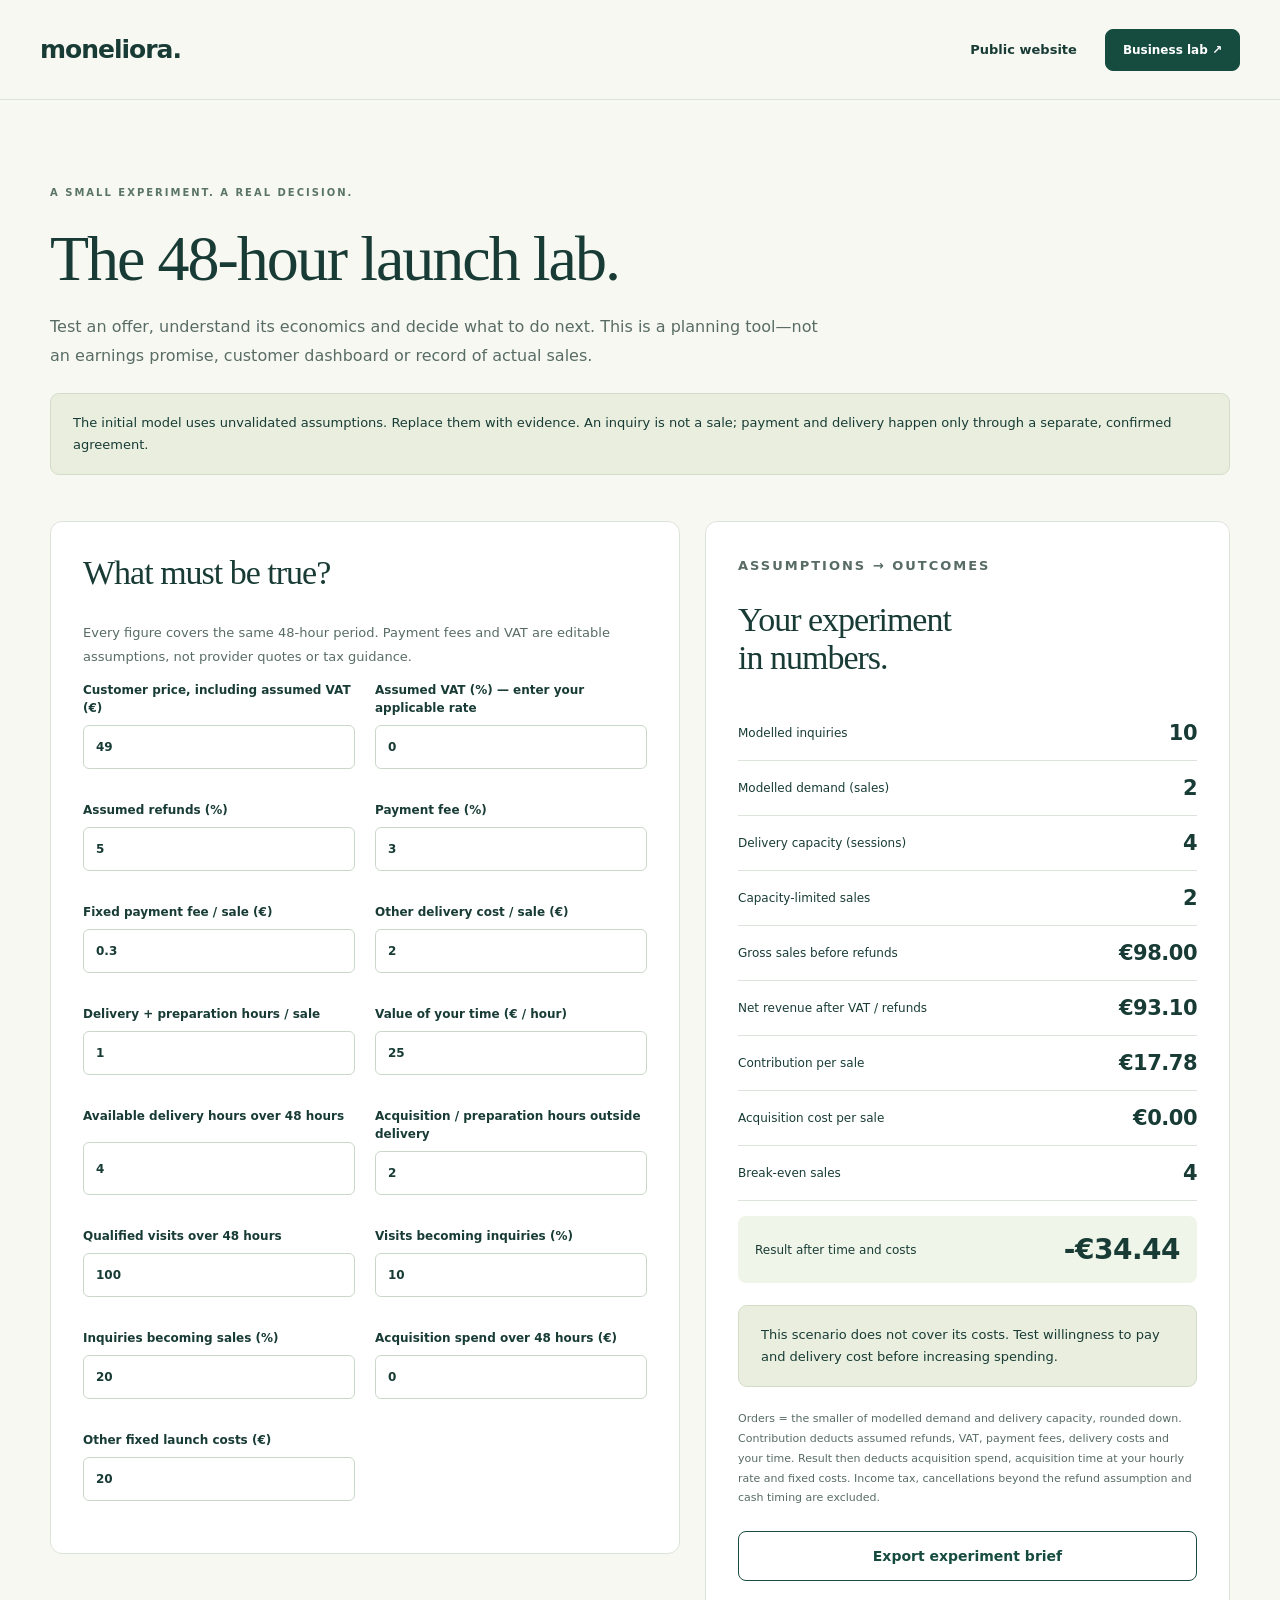
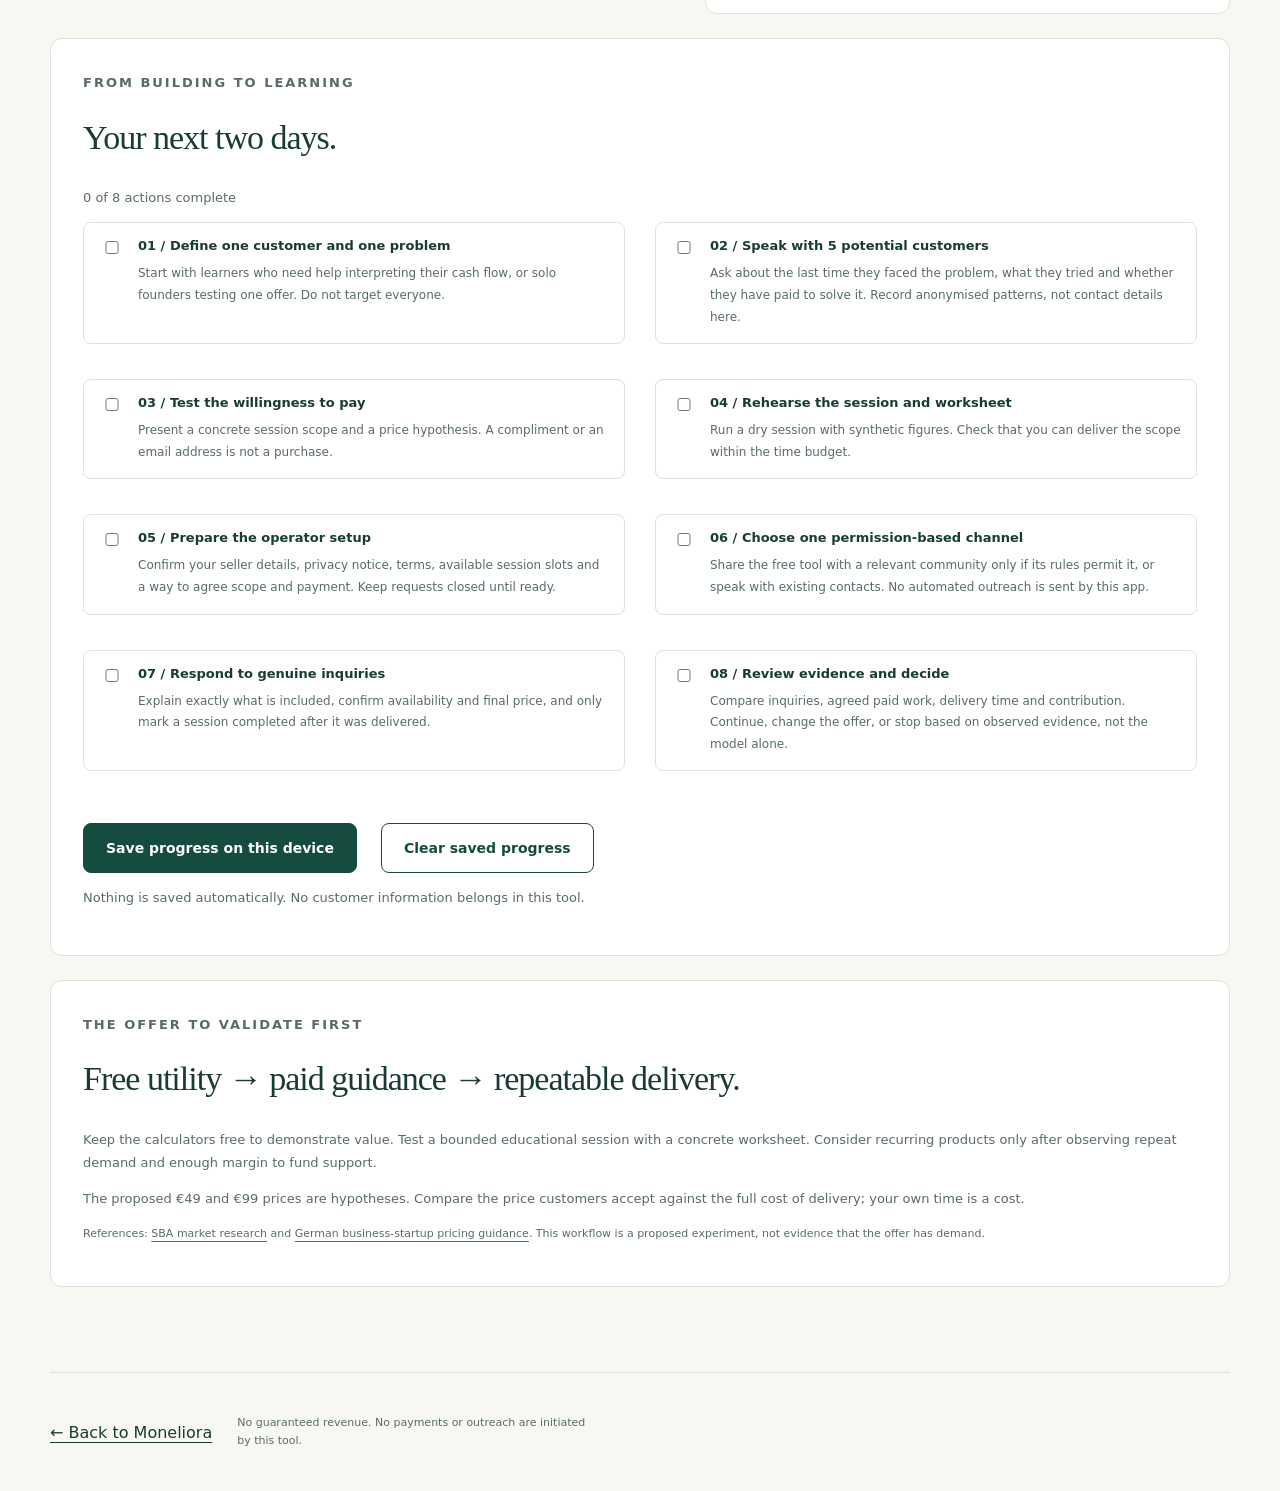
<file: static/launch.html>
<!doctype html>
<html lang="en">
<head>
<meta charset="utf-8">
<meta name="viewport" content="width=device-width,initial-scale=1">
<meta name="robots" content="noindex">
<title>Launch lab — Moneliora</title>
<link rel="stylesheet" href="/static/site.css">
<link rel="stylesheet" href="/static/launch.css">
<script src="/static/launch-model.js" defer>
</script>
<script src="/static/launch.js" defer>
</script>
</head>
<body>
<a class="skip" href="#main">Skip to content</a>
<header class="site-header">
<a class="wordmark" href="/">moneliora.</a>
<nav aria-label="Main navigation">
<a href="/">Public website</a>
<a class="button small" href="/studio#business">Business lab ↗</a>
</nav>
</header>
<main id="main" class="section-wrap section-space">
<p class="eyebrow">A SMALL EXPERIMENT. A REAL DECISION.</p>
<h1>The 48-hour launch lab.</h1>
<p class="intro">Test an offer, understand its economics and decide what to do next. This is a planning tool—not an earnings promise, customer dashboard or record of actual sales.</p>
<div class="launch-banner">The initial model uses unvalidated assumptions. Replace them with evidence. An inquiry is not a sale; payment and delivery happen only through a separate, confirmed agreement.</div>
<div class="launch-layout">
<form id="launchForm" class="launch-card" novalidate>
<h2>What must be true?</h2>
<p>Every figure covers the same 48-hour period. Payment fees and VAT are editable assumptions, not provider quotes or tax guidance.</p>
<div class="input-grid">
<label>Customer price, including assumed VAT (€)<input id="launch-price" name="price" type="number" min="1" max="100000" step="0.01" value="49" required>
</label>
<label>Assumed VAT (%) — enter your applicable rate<input id="launch-vat" name="vat" type="number" min="0" max="50" step="0.1" value="0" required>
</label>
<label>Assumed refunds (%)<input id="launch-refund" name="refund" type="number" min="0" max="100" step="0.1" value="5" required>
</label>
<label>Payment fee (%)<input id="launch-feePercent" name="feePercent" type="number" min="0" max="20" step="0.1" value="3" required>
</label>
<label>Fixed payment fee / sale (€)<input id="launch-feeFixed" name="feeFixed" type="number" min="0" max="100" step="0.01" value="0.3" required>
</label>
<label>Other delivery cost / sale (€)<input id="launch-delivery" name="delivery" type="number" min="0" max="100000" step="0.01" value="2" required>
</label>
<label>Delivery + preparation hours / sale<input id="launch-hours" name="hours" type="number" min="0.25" max="100" step="0.25" value="1" required>
</label>
<label>Value of your time (€ / hour)<input id="launch-hourly" name="hourly" type="number" min="0" max="10000" step="0.01" value="25" required>
</label>
<label>Available delivery hours over 48 hours<input id="launch-capacity" name="capacity" type="number" min="0" max="48" step="0.25" value="4" required>
</label>
<label>Acquisition / preparation hours outside delivery<input id="launch-acquisitionHours" name="acquisitionHours" type="number" min="0" max="48" step="0.25" value="2" required></label>
<label>Qualified visits over 48 hours<input id="launch-visitors" name="visitors" type="number" min="0" max="10000000" step="1" value="100" required>
</label>
<label>Visits becoming inquiries (%)<input id="launch-leadRate" name="leadRate" type="number" min="0" max="100" step="0.1" value="10" required>
</label>
<label>Inquiries becoming sales (%)<input id="launch-closeRate" name="closeRate" type="number" min="0" max="100" step="0.1" value="20" required>
</label>
<label>Acquisition spend over 48 hours (€)<input id="launch-marketing" name="marketing" type="number" min="0" max="10000000" step="0.01" value="0" required>
</label>
<label>Other fixed launch costs (€)<input id="launch-fixed" name="fixed" type="number" min="0" max="10000000" step="0.01" value="20" required>
</label>
</div>
</form>
<aside class="launch-card launch-results" aria-label="Launch scenario results">
<p class="eyebrow">ASSUMPTIONS → OUTCOMES</p>
<h2>Your experiment<br>in numbers.</h2>
<div id="launchResults" role="status">
</div>
<div id="launchDecision" class="launch-banner">
</div>
<p class="model-note">Orders = the smaller of modelled demand and delivery capacity, rounded down. Contribution deducts assumed refunds, VAT, payment fees, delivery costs and your time. Result then deducts acquisition spend, acquisition time at your hourly rate and fixed costs. Income tax, cancellations beyond the refund assumption and cash timing are excluded.</p>
<button id="launchExport" class="button outline" type="button">Export experiment brief</button>
</aside>
</div>
<section class="launch-card checklist">
<div class="section-heading">
<p class="eyebrow">FROM BUILDING TO LEARNING</p>
<h2>Your next two days.</h2>
<p id="launchProgress" role="status">0 of 8 actions complete</p>
</div>
<div class="task-grid">
<label class="launch-task">
<input type="checkbox" data-task="scope">
<span>
<b>01 / Define one customer and one problem</b>
<small>Start with learners who need help interpreting their cash flow, or solo founders testing one offer. Do not target everyone.</small>
</span>
</label>
<label class="launch-task">
<input type="checkbox" data-task="evidence">
<span>
<b>02 / Speak with 5 potential customers</b>
<small>Ask about the last time they faced the problem, what they tried and whether they have paid to solve it. Record anonymised patterns, not contact details here.</small>
</span>
</label>
<label class="launch-task">
<input type="checkbox" data-task="price">
<span>
<b>03 / Test the willingness to pay</b>
<small>Present a concrete session scope and a price hypothesis. A compliment or an email address is not a purchase.</small>
</span>
</label>
<label class="launch-task">
<input type="checkbox" data-task="delivery">
<span>
<b>04 / Rehearse the session and worksheet</b>
<small>Run a dry session with synthetic figures. Check that you can deliver the scope within the time budget.</small>
</span>
</label>
<label class="launch-task">
<input type="checkbox" data-task="operator">
<span>
<b>05 / Prepare the operator setup</b>
<small>Confirm your seller details, privacy notice, terms, available session slots and a way to agree scope and payment. Keep requests closed until ready.</small>
</span>
</label>
<label class="launch-task">
<input type="checkbox" data-task="channel">
<span>
<b>06 / Choose one permission-based channel</b>
<small>Share the free tool with a relevant community only if its rules permit it, or speak with existing contacts. No automated outreach is sent by this app.</small>
</span>
</label>
<label class="launch-task">
<input type="checkbox" data-task="followup">
<span>
<b>07 / Respond to genuine inquiries</b>
<small>Explain exactly what is included, confirm availability and final price, and only mark a session completed after it was delivered.</small>
</span>
</label>
<label class="launch-task">
<input type="checkbox" data-task="decision">
<span>
<b>08 / Review evidence and decide</b>
<small>Compare inquiries, agreed paid work, delivery time and contribution. Continue, change the offer, or stop based on observed evidence, not the model alone.</small>
</span>
</label>
</div>
<div class="actions">
<button id="launchSave" class="button">Save progress on this device</button>
<button id="launchClear" class="button outline">Clear saved progress</button>
</div>
<p id="launchStorage" role="status">Nothing is saved automatically. No customer information belongs in this tool.</p>
</section>
<section class="launch-card">
<p class="eyebrow">THE OFFER TO VALIDATE FIRST</p>
<h2>Free utility → paid guidance → repeatable delivery.</h2>
<p>Keep the calculators free to demonstrate value. Test a bounded educational session with a concrete worksheet. Consider recurring products only after observing repeat demand and enough margin to fund support.</p>
<p>The proposed €49 and €99 prices are hypotheses. Compare the price customers accept against the full cost of delivery; your own time is a cost.</p>
<p class="model-note">References: <a href="https://www.sba.gov/business-guide/plan-your-business/market-research-competitive-analysis">SBA market research</a> and <a href="https://www.existenzgruendungsportal.de/_noch_neu_einordnen/DE/Gruendung-vorbereiten/Gruendungswissen/Marketing/Preisgestaltung/inhalt">German business-startup pricing guidance</a>. This workflow is a proposed experiment, not evidence that the offer has demand.</p>
</section>
</main>
<footer class="site-footer section-wrap">
<a href="/">← Back to Moneliora</a>
<p>No guaranteed revenue. No payments or outreach are initiated by this tool.</p>
</footer>
</body>
</html>
</file>
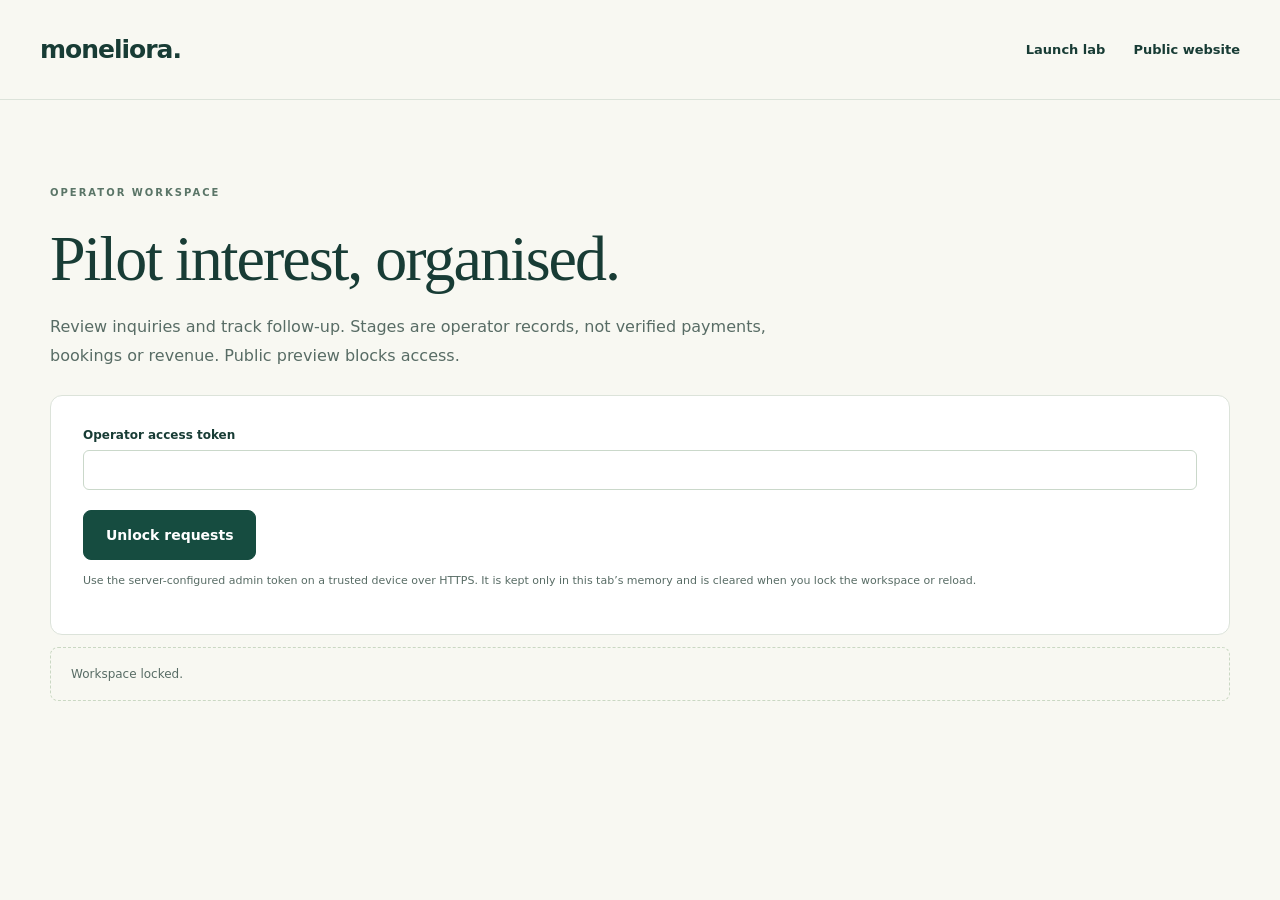
<file: static/operator.html>
<!doctype html><html lang="en"><head><meta charset="utf-8"><meta name="viewport" content="width=device-width,initial-scale=1"><meta name="robots" content="noindex,nofollow"><title>Pilot operations — Moneliora</title><link rel="stylesheet" href="/static/site.css"><link rel="stylesheet" href="/static/launch.css"><script src="/static/operator.js" defer></script></head><body><header class="site-header"><a class="wordmark" href="/">moneliora.</a><nav aria-label="Main navigation"><a href="/launch">Launch lab</a><a href="/">Public website</a></nav></header><main class="section-wrap section-space"><p class="eyebrow">OPERATOR WORKSPACE</p><h1>Pilot interest, organised.</h1><p class="intro">Review inquiries and track follow-up. Stages are operator records, not verified payments, bookings or revenue. Public preview blocks access.</p><form id="operatorLogin" class="launch-card"><label>Operator access token<input id="operatorToken" type="password" autocomplete="off" minlength="32" required></label><button class="button" id="operatorUnlock">Unlock requests</button><p class="model-note">Use the server-configured admin token on a trusted device over HTTPS. It is kept only in this tab’s memory and is cleared when you lock the workspace or reload.</p></form><p id="operatorStatus" class="status" role="status">Workspace locked.</p><section id="operatorWorkspace" hidden><div class="actions"><button class="button outline" id="operatorRefresh">Refresh</button><button class="button outline" id="operatorLock">Lock workspace</button></div><div id="operatorCounts" class="launch-banner"></div><p class="model-note">Requests load in pages of up to 100. Use Load older requests for more. Counts cover all retained requests. Data expires 30 days after creation. No messages are sent by this workspace.</p><div id="operatorRequests"></div></section></main></body></html>
</file>
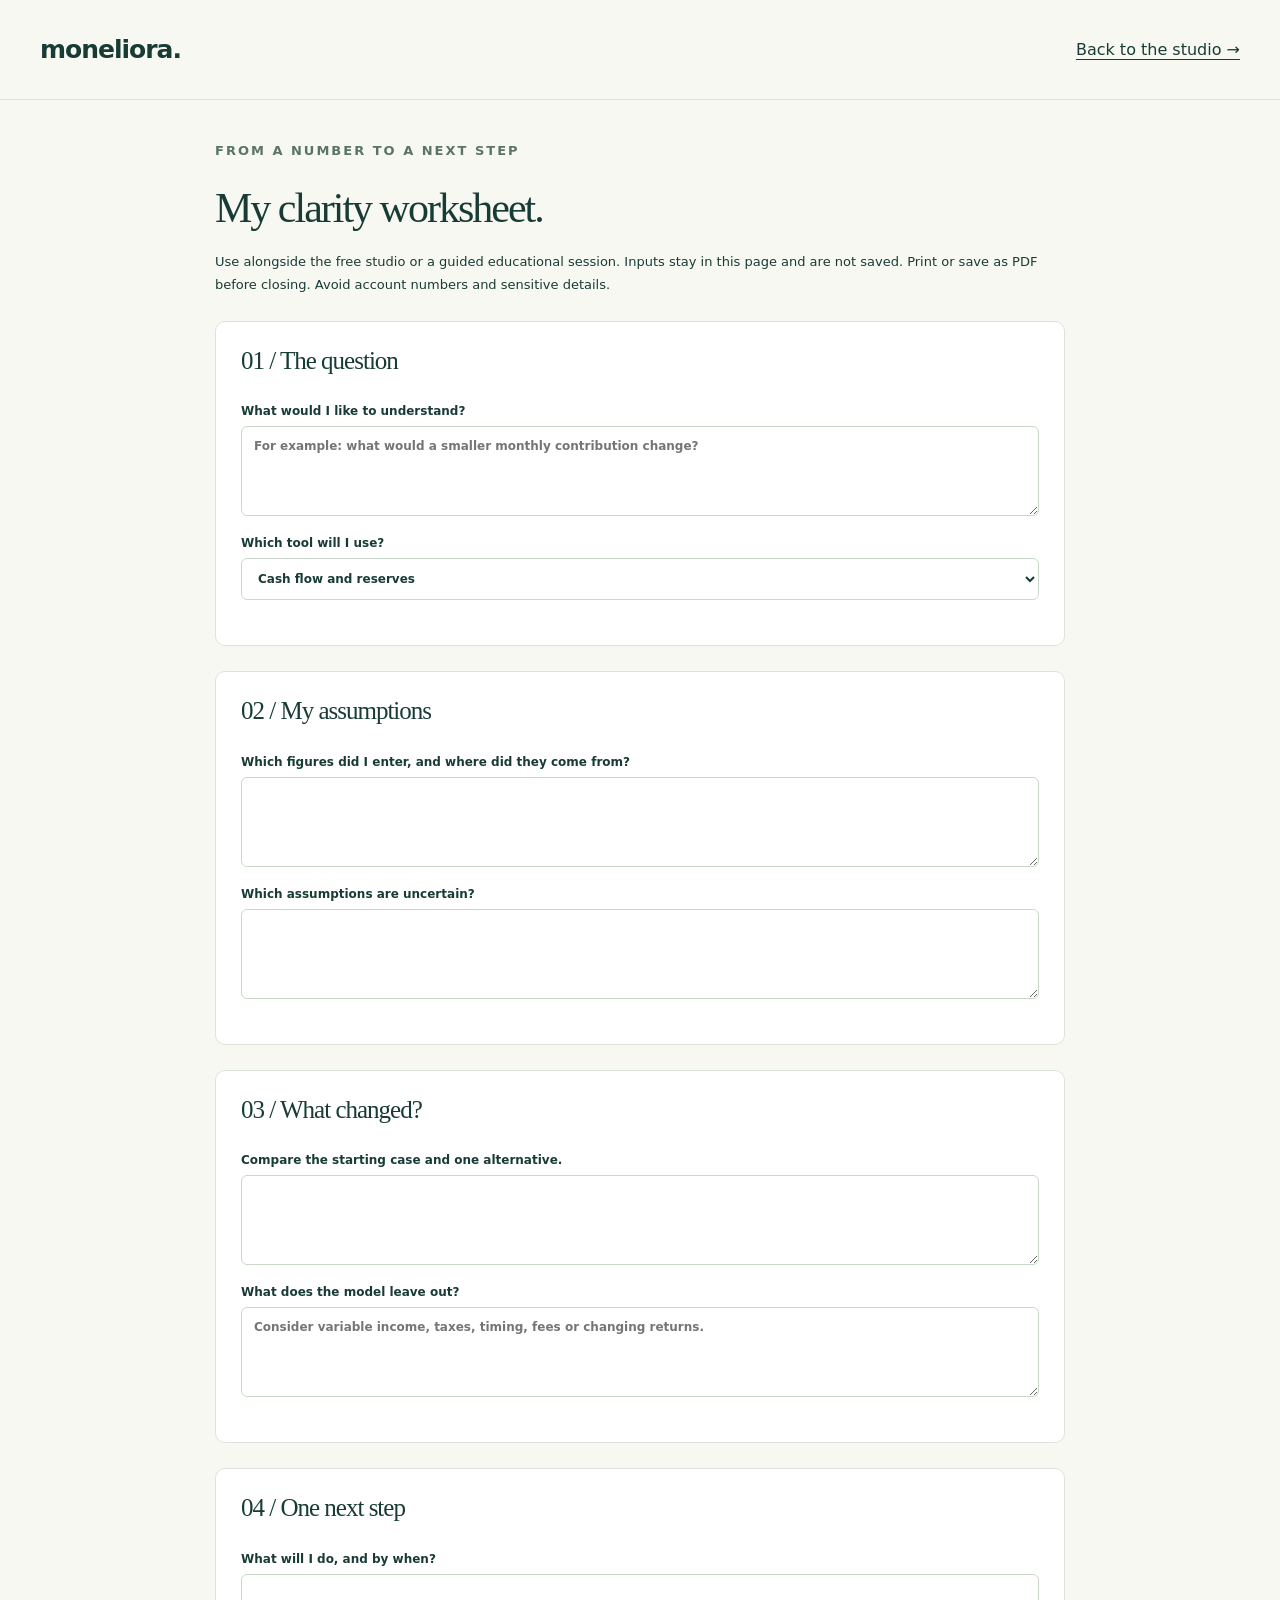
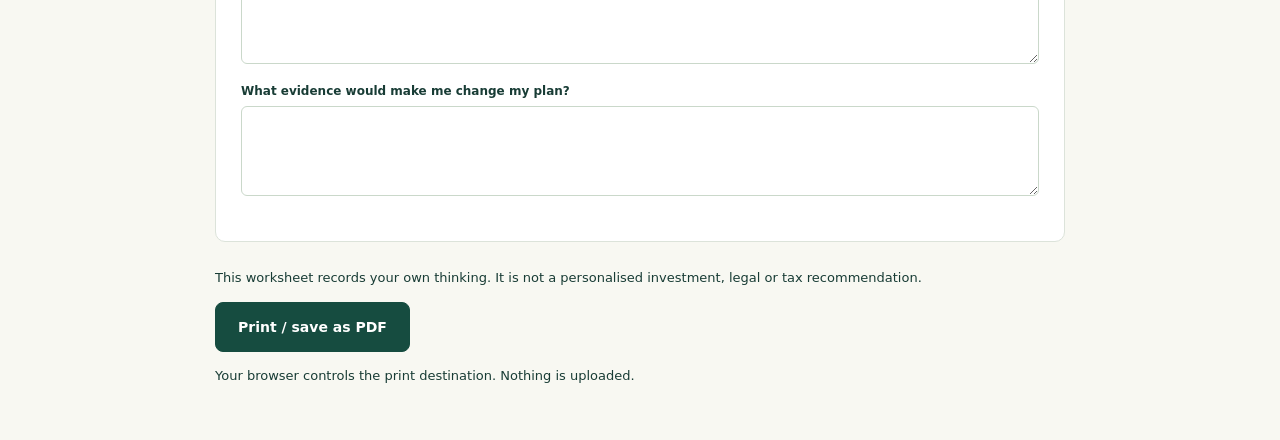
<file: static/workbook.html>
<!doctype html><html lang="en"><head><meta charset="utf-8"><meta name="viewport" content="width=device-width,initial-scale=1"><title>Your next-step worksheet — Moneliora</title><link rel="stylesheet" href="/static/site.css"><link rel="stylesheet" href="/static/launch.css"><script src="/static/workbook.js" defer></script></head><body><header class="site-header"><a class="wordmark" href="/">moneliora.</a><a href="/studio#plan">Back to the studio →</a></header><main class="section-wrap worksheet"><p class="eyebrow">FROM A NUMBER TO A NEXT STEP</p><h1>My clarity worksheet.</h1><p>Use alongside the free studio or a guided educational session. Inputs stay in this page and are not saved. Print or save as PDF before closing. Avoid account numbers and sensitive details.</p><article><h2>01 / The question</h2><label>What would I like to understand?<textarea placeholder="For example: what would a smaller monthly contribution change?"></textarea></label><label>Which tool will I use?<select><option>Cash flow and reserves</option><option>Savings goal scenarios</option><option>Debt payoff</option><option>Business break-even</option></select></label></article><article><h2>02 / My assumptions</h2><label>Which figures did I enter, and where did they come from?<textarea></textarea></label><label>Which assumptions are uncertain?<textarea></textarea></label></article><article><h2>03 / What changed?</h2><label>Compare the starting case and one alternative.<textarea></textarea></label><label>What does the model leave out?<textarea placeholder="Consider variable income, taxes, timing, fees or changing returns."></textarea></label></article><article><h2>04 / One next step</h2><label>What will I do, and by when?<textarea></textarea></label><label>What evidence would make me change my plan?<textarea></textarea></label></article><p>This worksheet records your own thinking. It is not a personalised investment, legal or tax recommendation.</p><button id="printWorksheet" class="button no-print">Print / save as PDF</button><p id="printHint" class="no-print">Your browser controls the print destination. Nothing is uploaded.</p></main></body></html>
</file>
<file: static/site.css>
:root{--ink:#183c35;--green:#164c40;--mint:#d8eadf;--paper:#f8f8f2;--muted:#586c65;--line:#dce3da;--accent:#e0a365;font-family:Inter,ui-sans-serif,system-ui,-apple-system,Segoe UI,sans-serif;color:var(--ink);background:var(--paper);font-synthesis:none}*{box-sizing:border-box}body{margin:0}a{color:inherit;text-underline-offset:4px}button,input,select,textarea{font:inherit}button,a{touch-action:manipulation}button{cursor:pointer}button:disabled{cursor:not-allowed;opacity:.65}a:focus-visible,button:focus-visible,input:focus-visible,textarea:focus-visible,select:focus-visible,summary:focus-visible{outline:3px solid #c28339;outline-offset:4px}[hidden]{display:none!important}.skip{position:absolute;top:-80px;background:white;padding:14px;z-index:100}.skip:focus{top:5px}.section-wrap{width:min(1180px,calc(100% - 64px));margin-inline:auto}.site-header{max-width:1360px;margin:auto;min-height:100px;padding:24px 40px;display:flex;justify-content:space-between;align-items:center;border-bottom:1px solid var(--line);gap:20px}.wordmark{font-size:25px;font-weight:800;letter-spacing:-1px;text-decoration:none;display:flex;align-items:center;gap:8px}.brand-icon{width:35px;height:35px;border-radius:10px;background:var(--green);color:var(--paper);text-align:center;line-height:31px}.brand-dot{color:#b46a32;margin-left:-8px}.site-header nav{display:flex;align-items:center;gap:28px;font-size:13px;font-weight:650}.site-header nav>a:not(.button){text-decoration:none}.button{display:inline-flex;align-items:center;justify-content:center;gap:20px;padding:16px 22px;min-height:48px;border:1px solid var(--green);border-radius:8px;background:var(--green);color:white;font-size:14px;font-weight:700;text-decoration:none}.button:hover{background:#22624f}.button.small{font-size:12px;padding:12px 17px;min-height:42px}.button.outline{color:var(--green);background:transparent}.button.outline:hover{background:#e3eee3}.button.light{background:#e0efdc;color:var(--green);border-color:#e0efdc}.hero{display:grid;grid-template-columns:1.2fr 1fr;gap:70px;padding-top:80px;padding-bottom:75px;align-items:center}.eyebrow{font-size:10px;letter-spacing:2px;font-weight:800;color:#5a7567;line-height:1.5;margin:0 0 24px}.hero h1{font-family:Georgia,serif;font-weight:400;letter-spacing:-2.8px;line-height:1.04;font-size:clamp(42px,5.2vw,72px);margin:0 0 25px}.hero h1 em{color:#607f65;font-weight:400}.lede{font-size:16px;line-height:1.8;color:var(--muted);max-width:470px}.actions{display:flex;align-items:center;gap:24px;flex-wrap:wrap;margin-top:32px}.plain-link{font-size:13px;font-weight:650;text-decoration:none}.micro{font-size:11px;color:var(--muted);margin-top:22px}.hero-board{padding:30px;border:1px solid #d1dfd2;background:#fff;border-radius:17px;box-shadow:14px 18px 0 #e7eee2;transform:rotate(1deg)}.board-heading{display:flex;align-items:center;gap:7px;font-size:9px;font-weight:800;letter-spacing:1px}.board-heading>span:last-child{margin-left:auto;color:#697a70}.small-dot{width:6px;height:6px;border-radius:50%;background:#468063}.board-label{font-size:13px;color:var(--muted);margin:35px 0 8px}.board-value{font-size:55px;letter-spacing:-2px}.board-value span{font-size:28px;color:#84998b}.board-sub{font-size:11px;color:#6b7d72}.cash-bar{height:13px;border-radius:5px;overflow:hidden;background:#bdd4bc;margin:23px 0 10px}.cash-bar span{display:block;width:71.4286%;height:100%;background:#285846}.board-key{display:flex;justify-content:space-between;font-size:10px;color:#5c7163}.board-divider{border-top:1px solid var(--line);margin:26px 0 12px}.board-item{display:flex;gap:14px;align-items:center;margin:20px 0}.board-item .number{background:#eff3eb;padding:10px;border-radius:8px;color:#6f856b;font-size:11px}.board-item b{font-size:12px}.board-item small{display:block;font-size:10px;color:var(--muted);margin-top:4px}.board-item>span:last-child{margin-left:auto;color:#658368}.board-note{background:#f4f6ef;padding:12px;font-size:10px;color:#667765;border-radius:6px;line-height:1.5}.trust-strip{display:flex;justify-content:space-between;align-items:center;gap:20px;border-block:1px solid var(--line);padding-block:25px;font-size:12px;color:var(--muted)}.trust-strip p{line-height:1.6;margin:0}.trust-strip strong{color:var(--ink)}.trust-strip>span:before{content:'✓';color:#65875a;margin-right:9px}.section-space{padding-block:85px}.section-heading h2,h2{font-family:Georgia,serif;font-size:clamp(32px,3.6vw,48px);line-height:1.1;font-weight:400;letter-spacing:-1px;margin:0 0 30px}.feature-grid,.offer-grid{display:grid;grid-template-columns:repeat(3,minmax(0,1fr));gap:22px}.feature{padding:28px 28px 30px;border:1px solid var(--line);background:#fff;border-radius:10px}.feature-icon{font-size:10px;letter-spacing:1.5px;color:#6a806b;font-weight:750}.feature h3{font-family:Georgia,serif;font-size:29px;line-height:1.15;font-weight:400;margin:30px 0 18px}.feature p,.offer p{font-size:13px;line-height:1.8;color:var(--muted)}.feature a{display:inline-block;font-size:12px;font-weight:750;margin-top:20px}.dark-section{background:#173e34;color:#edf2df}.method{display:grid;grid-template-columns:1fr 1.1fr;gap:80px;padding-block:65px}.dark-section .eyebrow{color:#a8c1a1}.method-list{list-style:none;padding:0;margin:0}.method-list li{display:flex;gap:22px;padding:0 0 20px;margin:0 0 22px;border-bottom:1px solid #456154}.method-list li>span{color:#9bb98b;font-size:11px;margin-top:6px}.method-list h3{font-weight:600;font-size:16px;margin:0 0 10px}.method-list p{font-size:13px;line-height:1.7;color:#bdccbb;margin:0}.section-description{max-width:680px;font-size:14px;line-height:1.8;color:var(--muted);margin-bottom:30px}.offer{padding:30px;border:1px solid var(--line);border-radius:12px;background:#fff;display:flex;flex-direction:column}.offer.featured{border-color:#3c7255;background:#ecf3e8}.pill{display:inline-block;align-self:start;font-size:9px;font-weight:750;letter-spacing:1px;border-radius:20px;background:#edf1e8;color:#577049;padding:7px 10px}.offer.featured .pill{background:#d7e8cb}.offer h3{font-size:20px;letter-spacing:-.5px;margin:25px 0 0}.offer .price{font-family:Georgia,serif;font-size:46px;color:var(--ink);line-height:1;margin:20px 0 10px}.price span{display:block;font-family:system-ui,sans-serif;font-size:10px;color:#637961;margin-top:10px}.offer ul{padding:0;list-style:none;font-size:12px;line-height:1.7;margin:14px 0 28px}.offer li{padding-block:8px;border-bottom:1px solid #dee6d9}.offer li:before{content:'✓';margin-right:10px;color:#68835b}.offer .button{margin-top:auto}.status{font-size:12px;line-height:1.7;color:var(--muted);padding:16px 20px;border:1px dashed #cad8c3;border-radius:8px}.request-card{padding:32px;background:#fff;border:1px solid var(--line);border-radius:12px;display:grid;grid-template-columns:1fr 1.3fr;gap:40px;margin-top:30px}.request-card p{font-size:13px;line-height:1.7;color:var(--muted)}label{display:grid;gap:8px;font-size:12px;font-weight:650;margin-bottom:20px}input,textarea,select{width:100%;min-width:0;padding:12px;border:1px solid #cad8ca;border-radius:6px;background:#fff;color:var(--ink)}.input-grid{display:grid;grid-template-columns:1fr 1fr;gap:18px}.consent{display:flex;align-items:start;font-weight:400;font-size:11px;line-height:1.7}.consent input{width:auto;margin-top:4px}.honeypot{position:absolute;left:-10000px;width:1px;height:1px;overflow:hidden}.faq-section{display:grid;grid-template-columns:1fr 1.3fr;gap:60px;padding-bottom:70px}.faq-section details{border-bottom:1px solid var(--line);padding:20px 0}.faq-section summary{font-weight:600;font-size:14px;cursor:pointer}.faq-section details p{font-size:13px;line-height:1.8;color:var(--muted)}.closing{text-align:center;background:#e8eee0;border-radius:14px;padding:50px 20px;margin-bottom:70px}.closing .eyebrow{margin-bottom:15px}.site-footer{display:flex;flex-wrap:wrap;gap:25px;align-items:center;border-top:1px solid var(--line);padding-block:30px}.site-footer p{font-size:11px;line-height:1.6;max-width:350px;color:var(--muted)}.site-footer nav{display:flex;flex-wrap:wrap;gap:18px;margin-left:auto;font-size:11px}
@media(max-width:900px){.hero{gap:35px}.hero h1{font-size:48px}.hero-board{padding:24px}.site-header nav{gap:15px}.feature-grid,.offer-grid{gap:12px}.feature,.offer{padding:22px}.method{gap:35px}.section-wrap{width:calc(100% - 40px)}}
@media(max-width:680px){.site-header{padding:18px 20px;flex-wrap:wrap}.site-header nav{width:100%;justify-content:space-between;font-size:11px;gap:8px}.site-header .button{padding:10px;font-size:10px}.hero{grid-template-columns:1fr;padding-block:42px;gap:38px}.hero h1{font-size:49px}.hero-board{transform:none;margin-right:10px}.trust-strip{flex-wrap:wrap;font-size:10px;gap:16px}.trust-strip p{width:100%}.section-space{padding-block:50px}.feature-grid,.offer-grid,.method,.faq-section,.request-card{grid-template-columns:1fr}.feature h3 br{display:none}.feature h3{margin-top:20px}.method{padding-block:45px;gap:38px}.faq-section{gap:12px}.request-card{padding:22px;gap:16px}.input-grid{grid-template-columns:1fr;gap:0}.site-footer nav{margin-left:0}.actions{gap:18px}.section-heading h2{font-size:36px}.closing{padding:35px 20px;margin-bottom:40px}.offer .price{font-size:40px}}
@media(prefers-reduced-motion:reduce){*{scroll-behavior:auto!important}}
@media print{.site-header,.site-footer,.no-print{display:none!important}body{background:white}.section-wrap{width:100%}a{color:black}.worksheet textarea,.worksheet input{border:0;border-bottom:1px solid #aaa}.worksheet article{break-inside:avoid}}
@media(max-width:680px){.hero h1{font-size:clamp(34px,10.4vw,44px);letter-spacing:-1.8px}}
.print-value{display:none}
@media print{.worksheet textarea,.worksheet select{display:none}.print-value{display:block;white-space:pre-wrap;overflow-wrap:anywhere;font-weight:400;line-height:1.7;min-height:45px;padding:10px 0}}
</file>
<file: static/launch.css>
h1{font:400 clamp(38px,5vw,64px)/1.08 Georgia,serif;letter-spacing:-2px;margin:0 0 20px}.intro{max-width:780px;line-height:1.8;font-size:16px;color:var(--muted)}.launch-banner{padding:18px 22px;background:#e9eedf;border:1px solid #d2ddc8;border-radius:9px;font-size:13px;line-height:1.7;margin:22px 0}.launch-layout{display:grid;grid-template-columns:1.2fr 1fr;gap:25px;align-items:start}.launch-card{padding:32px;background:white;border:1px solid var(--line);border-radius:12px;margin-top:24px}.launch-card h2{font-size:34px}.launch-card p{font-size:13px;line-height:1.8;color:var(--muted)}.launch-results{position:sticky;top:20px}.metric{display:flex;align-items:center;justify-content:space-between;gap:20px;border-bottom:1px solid var(--line);padding:15px 0;font-size:12px}.metric strong{font-size:21px;letter-spacing:-.5px}.metric.profit{background:#f0f5e9;border-radius:8px;border:0;padding:17px;margin-top:15px}.metric.profit strong{font-size:28px}.model-note{font-size:11px!important}.launch-results .button{width:100%;margin-top:12px}.task-grid{display:grid;grid-template-columns:1fr 1fr;gap:15px 30px}.launch-task{display:flex;align-items:start;gap:14px;padding:15px;border:1px solid var(--line);border-radius:8px;font-weight:400}.launch-task input{width:18px;flex:0 0 18px;margin-top:3px;accent-color:var(--green)}.launch-task b{display:block;font-size:13px}.launch-task small{display:block;font-size:12px;line-height:1.8;color:var(--muted);margin-top:10px}.launch-task:has(input:checked){background:#edf5e8}.launch-card .input-grid{gap:12px 20px}.launch-card .input-grid label{line-height:1.5}.worksheet{max-width:850px;padding-block:40px}.worksheet article{margin:25px 0;padding:25px;border:1px solid var(--line);border-radius:10px;background:white}.worksheet h1{font-size:42px}.worksheet h2{font-size:25px}.worksheet p{line-height:1.7;font-size:13px}.worksheet textarea{resize:vertical;min-height:90px}
@media(max-width:800px){.launch-layout{grid-template-columns:1fr}.launch-results{position:static}.launch-card{padding:22px}.task-grid{grid-template-columns:1fr}.launch-card h2{font-size:30px}}
</file>
